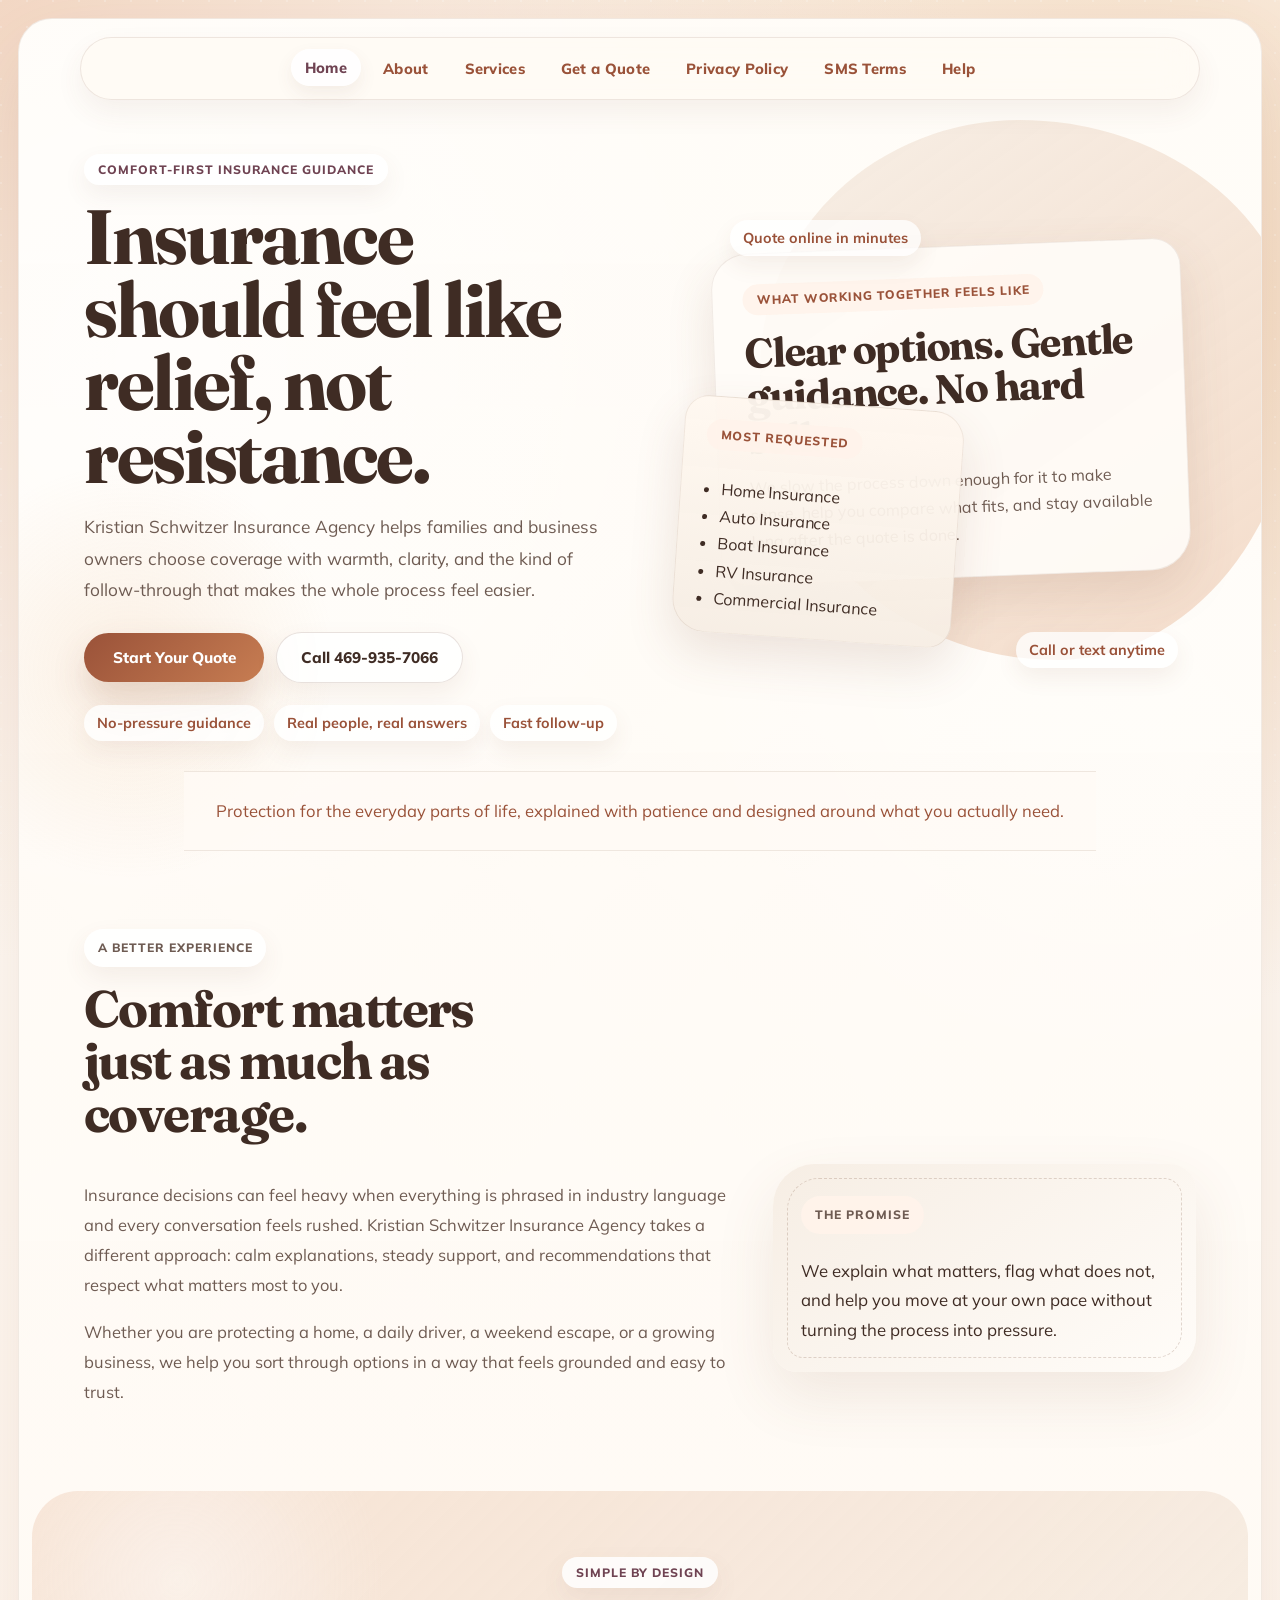
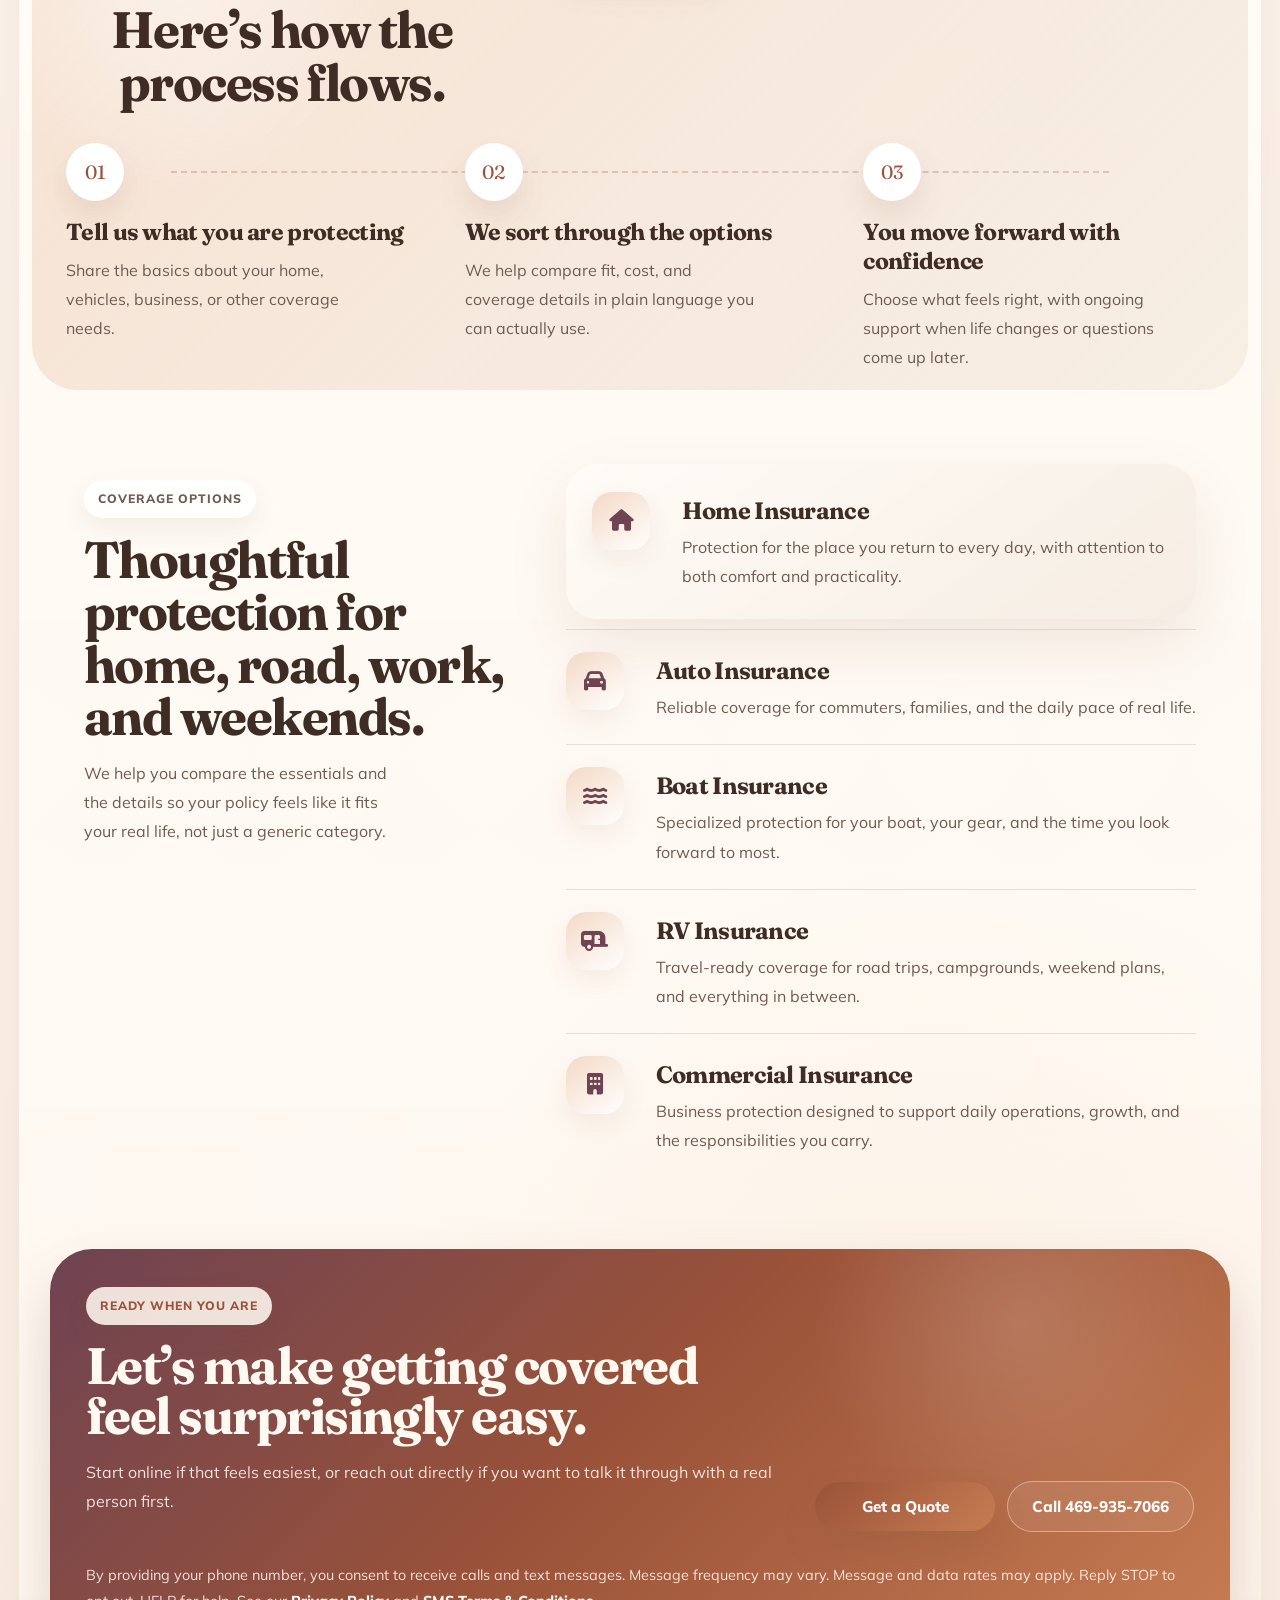
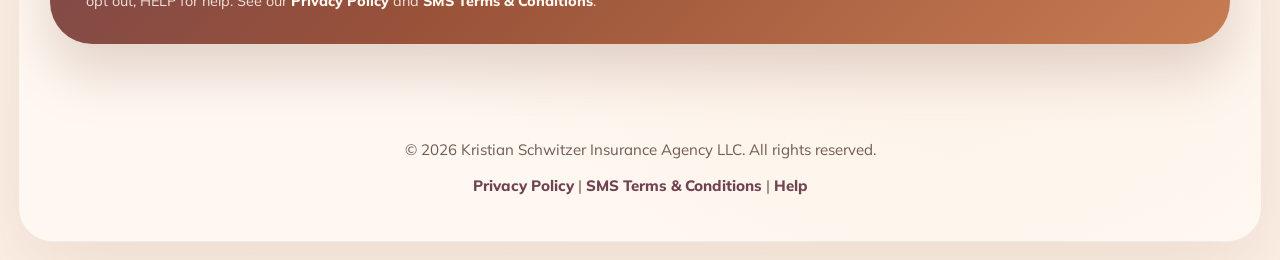
<file: index.html>
<!DOCTYPE html>
<html lang="en">
<head>
  <meta charset="UTF-8" />
  <meta name="viewport" content="width=device-width, initial-scale=1.0" />
  <title>Kristian Schwitzer Insurance Agency | Insurance Services</title>

  <meta name="description" content="Kristian Schwitzer Insurance Agency provides trusted insurance solutions for home, auto, commercial, and specialty coverage." />

  <link rel="stylesheet" href="https://cdnjs.cloudflare.com/ajax/libs/font-awesome/6.4.0/css/all.min.css">
  <link rel="stylesheet" href="styles.css">
</head>

<body>
  <div class="page-wrapper">

    <nav>
      <a href="index.html" class="active">Home</a>
      <a href="#about">About</a>
      <a href="#services">Services</a>
      <a href="quote.html">Get a Quote</a>
      <a href="privacy-policy.html">Privacy Policy</a>
      <a href="sms-terms.html">SMS Terms</a>
      <a href="help.html">Help</a>
    </nav>

    <main>
      <section class="hero hero-clean">
        <div class="hero-copy">
          <p class="hero-kicker">Comfort-first insurance guidance</p>
          <h1>Insurance should feel like relief, not resistance.</h1>
          <p class="hero-lead">
            Kristian Schwitzer Insurance Agency helps families and business owners choose coverage with warmth, clarity,
            and the kind of follow-through that makes the whole process feel easier.
          </p>
          <div class="hero-actions">
            <a class="square-btn" href="quote.html">Start Your Quote</a>
            <a class="outline-btn" href="tel:+14699357066">Call 469-935-7066</a>
          </div>
          <div class="hero-comfort-list" aria-label="Agency benefits">
            <span>No-pressure guidance</span>
            <span>Real people, real answers</span>
            <span>Fast follow-up</span>
          </div>
        </div>

        <div class="hero-scene" aria-label="Coverage highlights">
          <div class="hero-note hero-note-main">
            <p class="note-label">What working together feels like</p>
            <h2>Clear options. Gentle guidance. No hard sell.</h2>
            <p>
              We slow the process down enough for it to make sense, help you compare what fits, and stay available long
              after the quote is done.
            </p>
          </div>

          <div class="hero-note hero-note-side">
            <p class="note-label">Most requested</p>
            <ul class="hero-service-list">
              <li>Home Insurance</li>
              <li>Auto Insurance</li>
              <li>Boat Insurance</li>
              <li>RV Insurance</li>
              <li>Commercial Insurance</li>
            </ul>
          </div>

          <div class="scene-pill scene-pill-one">Call or text anytime</div>
          <div class="scene-pill scene-pill-two">Quote online in minutes</div>
        </div>
      </section>

      <section class="soft-ribbon" aria-label="Welcome message">
        <p>
          Protection for the everyday parts of life, explained with patience and designed around what you actually need.
        </p>
      </section>

      <section id="about" class="story-section importance-section">
        <div class="section-heading">
          <p class="section-kicker">A better experience</p>
          <h2>Comfort matters just as much as coverage.</h2>
        </div>

        <div class="story-layout">
          <div class="story-text">
            <p>
              Insurance decisions can feel heavy when everything is phrased in industry language and every conversation feels rushed.
              Kristian Schwitzer Insurance Agency takes a different approach: calm explanations, steady support, and recommendations that
              respect what matters most to you.
            </p>
            <p>
              Whether you are protecting a home, a daily driver, a weekend escape, or a growing business, we help you sort through options
              in a way that feels grounded and easy to trust.
            </p>
          </div>

          <aside class="story-note" aria-label="Agency promise">
            <p class="note-label">The promise</p>
            <p>
              We explain what matters, flag what does not, and help you move at your own pace without turning the process into pressure.
            </p>
          </aside>
        </div>
      </section>

      <section class="path-section" aria-label="How the process works">
        <div class="section-heading centered-heading">
          <p class="section-kicker">Simple by design</p>
          <h2>Here’s how the process flows.</h2>
        </div>

        <div class="path-track">
          <article class="path-step">
            <span class="step-number">01</span>
            <h3>Tell us what you are protecting</h3>
            <p>Share the basics about your home, vehicles, business, or other coverage needs.</p>
          </article>

          <article class="path-step">
            <span class="step-number">02</span>
            <h3>We sort through the options</h3>
            <p>We help compare fit, cost, and coverage details in plain language you can actually use.</p>
          </article>

          <article class="path-step">
            <span class="step-number">03</span>
            <h3>You move forward with confidence</h3>
            <p>Choose what feels right, with ongoing support when life changes or questions come up later.</p>
          </article>
        </div>
      </section>

      <section id="services" class="services-showcase">
        <div class="services-intro">
          <p class="section-kicker">Coverage options</p>
          <h2>Thoughtful protection for home, road, work, and weekends.</h2>
          <p>
            We help you compare the essentials and the details so your policy feels like it fits your real life, not just a generic category.
          </p>
        </div>

        <div class="services-list">
          <article class="service-item featured-service">
            <div class="service-icon"><i class="fas fa-home"></i></div>
            <div>
              <h3>Home Insurance</h3>
              <p>Protection for the place you return to every day, with attention to both comfort and practicality.</p>
            </div>
          </article>

          <article class="service-item">
            <div class="service-icon"><i class="fas fa-car"></i></div>
            <div>
              <h3>Auto Insurance</h3>
              <p>Reliable coverage for commuters, families, and the daily pace of real life.</p>
            </div>
          </article>

          <article class="service-item">
            <div class="service-icon"><i class="fas fa-water"></i></div>
            <div>
              <h3>Boat Insurance</h3>
              <p>Specialized protection for your boat, your gear, and the time you look forward to most.</p>
            </div>
          </article>

          <article class="service-item">
            <div class="service-icon"><i class="fas fa-caravan"></i></div>
            <div>
              <h3>RV Insurance</h3>
              <p>Travel-ready coverage for road trips, campgrounds, weekend plans, and everything in between.</p>
            </div>
          </article>

          <article class="service-item">
            <div class="service-icon"><i class="fas fa-building"></i></div>
            <div>
              <h3>Commercial Insurance</h3>
              <p>Business protection designed to support daily operations, growth, and the responsibilities you carry.</p>
            </div>
          </article>
        </div>
      </section>

      <section class="warm-cta">
        <div class="cta-copy">
          <p class="section-kicker">Ready when you are</p>
          <h2>Let’s make getting covered feel surprisingly easy.</h2>
          <p>
            Start online if that feels easiest, or reach out directly if you want to talk it through with a real person first.
          </p>
        </div>

        <div class="cta-actions">
          <a class="square-btn" href="quote.html">Get a Quote</a>
          <a class="outline-btn cta-outline" href="tel:+14699357066">Call 469-935-7066</a>
        </div>

        <p class="quote-note">
          By providing your phone number, you consent to receive calls and text messages.
          Message frequency may vary. Message and data rates may apply.
          Reply STOP to opt out, HELP for help.
          See our
          <a href="privacy-policy.html">Privacy Policy</a> and
          <a href="sms-terms.html">SMS Terms &amp; Conditions</a>.
        </p>
      </section>
    </main>

    <footer>
      <p>© <span id="year"></span> Kristian Schwitzer Insurance Agency LLC. All rights reserved.</p>
      <p>
        <a href="privacy-policy.html">Privacy Policy</a> |
        <a href="sms-terms.html">SMS Terms &amp; Conditions</a> |
        <a href="help.html">Help</a>
      </p>
    </footer>

  </div>

  <script>
    document.getElementById("year").textContent = new Date().getFullYear();
  </script>
</body>
</html>
</file>
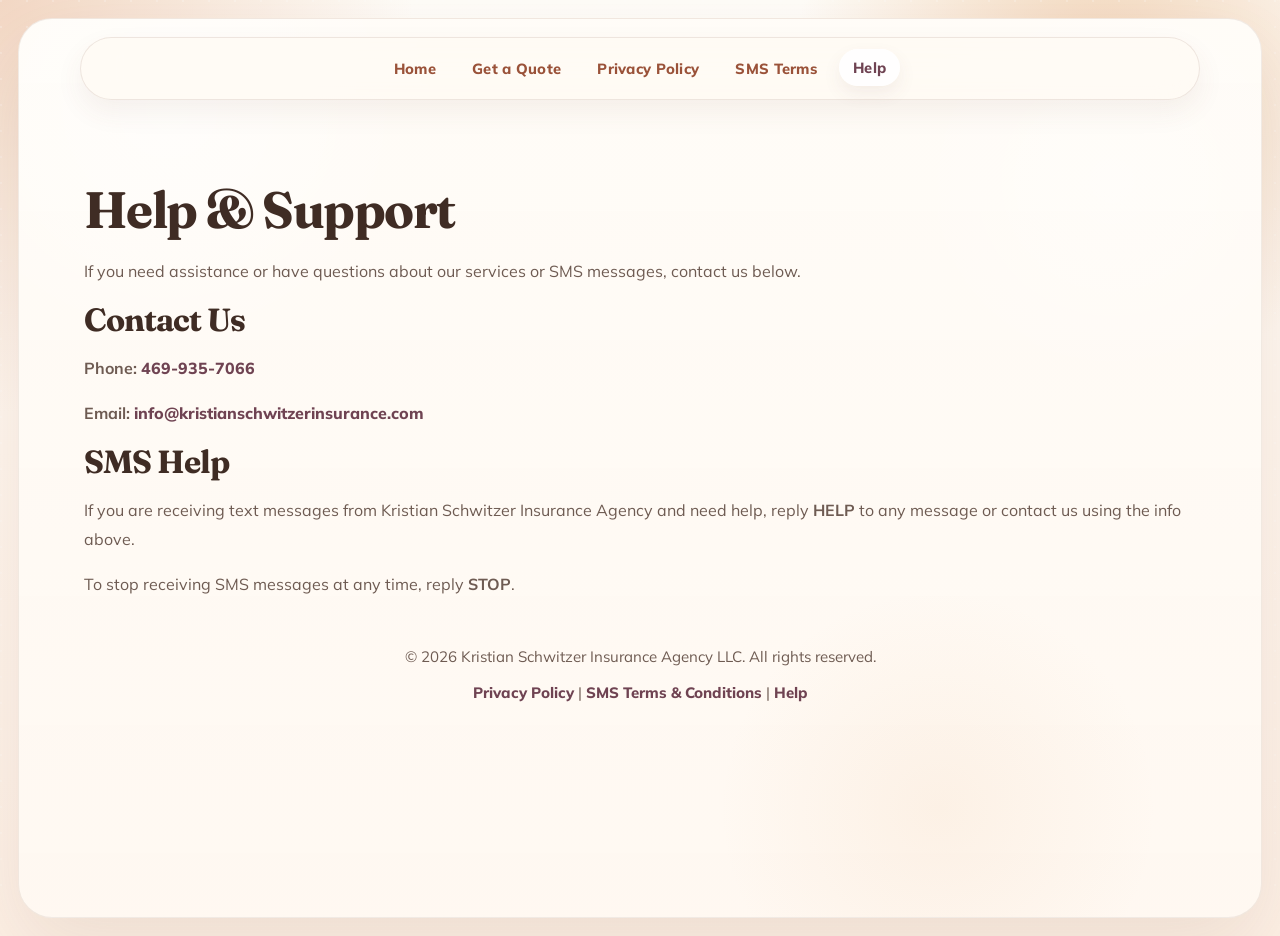
<file: help.html>
<!doctype html>
<html lang="en">
<head>
  <meta charset="utf-8" />
  <meta name="viewport" content="width=device-width, initial-scale=1" />
  <title>Help | Kristian Schwitzer Insurance Agency</title>
  <meta name="description" content="Help and support contact information for Kristian Schwitzer Insurance Agency." />
  <link rel="stylesheet" href="styles.css">
</head>

<body>
  <div class="page-wrapper">

    <nav>
      <a href="index.html">Home</a>
      <a href="quote.html">Get a Quote</a>
      <a href="privacy-policy.html">Privacy Policy</a>
      <a href="sms-terms.html">SMS Terms</a>
      <a href="help.html" class="active">Help</a>
    </nav>

    <main class="importance-section">
      <h1>Help &amp; Support</h1>
      <p>If you need assistance or have questions about our services or SMS messages, contact us below.</p>

      <h2>Contact Us</h2>
      <p><strong>Phone:</strong> <a href="tel:+14699357066">469-935-7066</a></p>
      <p><strong>Email:</strong> <a href="mailto:info@kristianschwitzerinsurance.com">info@kristianschwitzerinsurance.com</a></p>

      <h2>SMS Help</h2>
      <p>If you are receiving text messages from Kristian Schwitzer Insurance Agency and need help, reply <strong>HELP</strong> to any message or contact us using the info above.</p>
      <p>To stop receiving SMS messages at any time, reply <strong>STOP</strong>.</p>
    </main>

    <footer>
      <p>© <span id="year"></span> Kristian Schwitzer Insurance Agency LLC. All rights reserved.</p>
      <p>
        <a href="privacy-policy.html">Privacy Policy</a> |
        <a href="sms-terms.html">SMS Terms &amp; Conditions</a> |
        <a href="help.html">Help</a>
      </p>
    </footer>

  </div>

  <script>
    document.getElementById("year").textContent = new Date().getFullYear();
  </script>
</body>
</html>
</file>
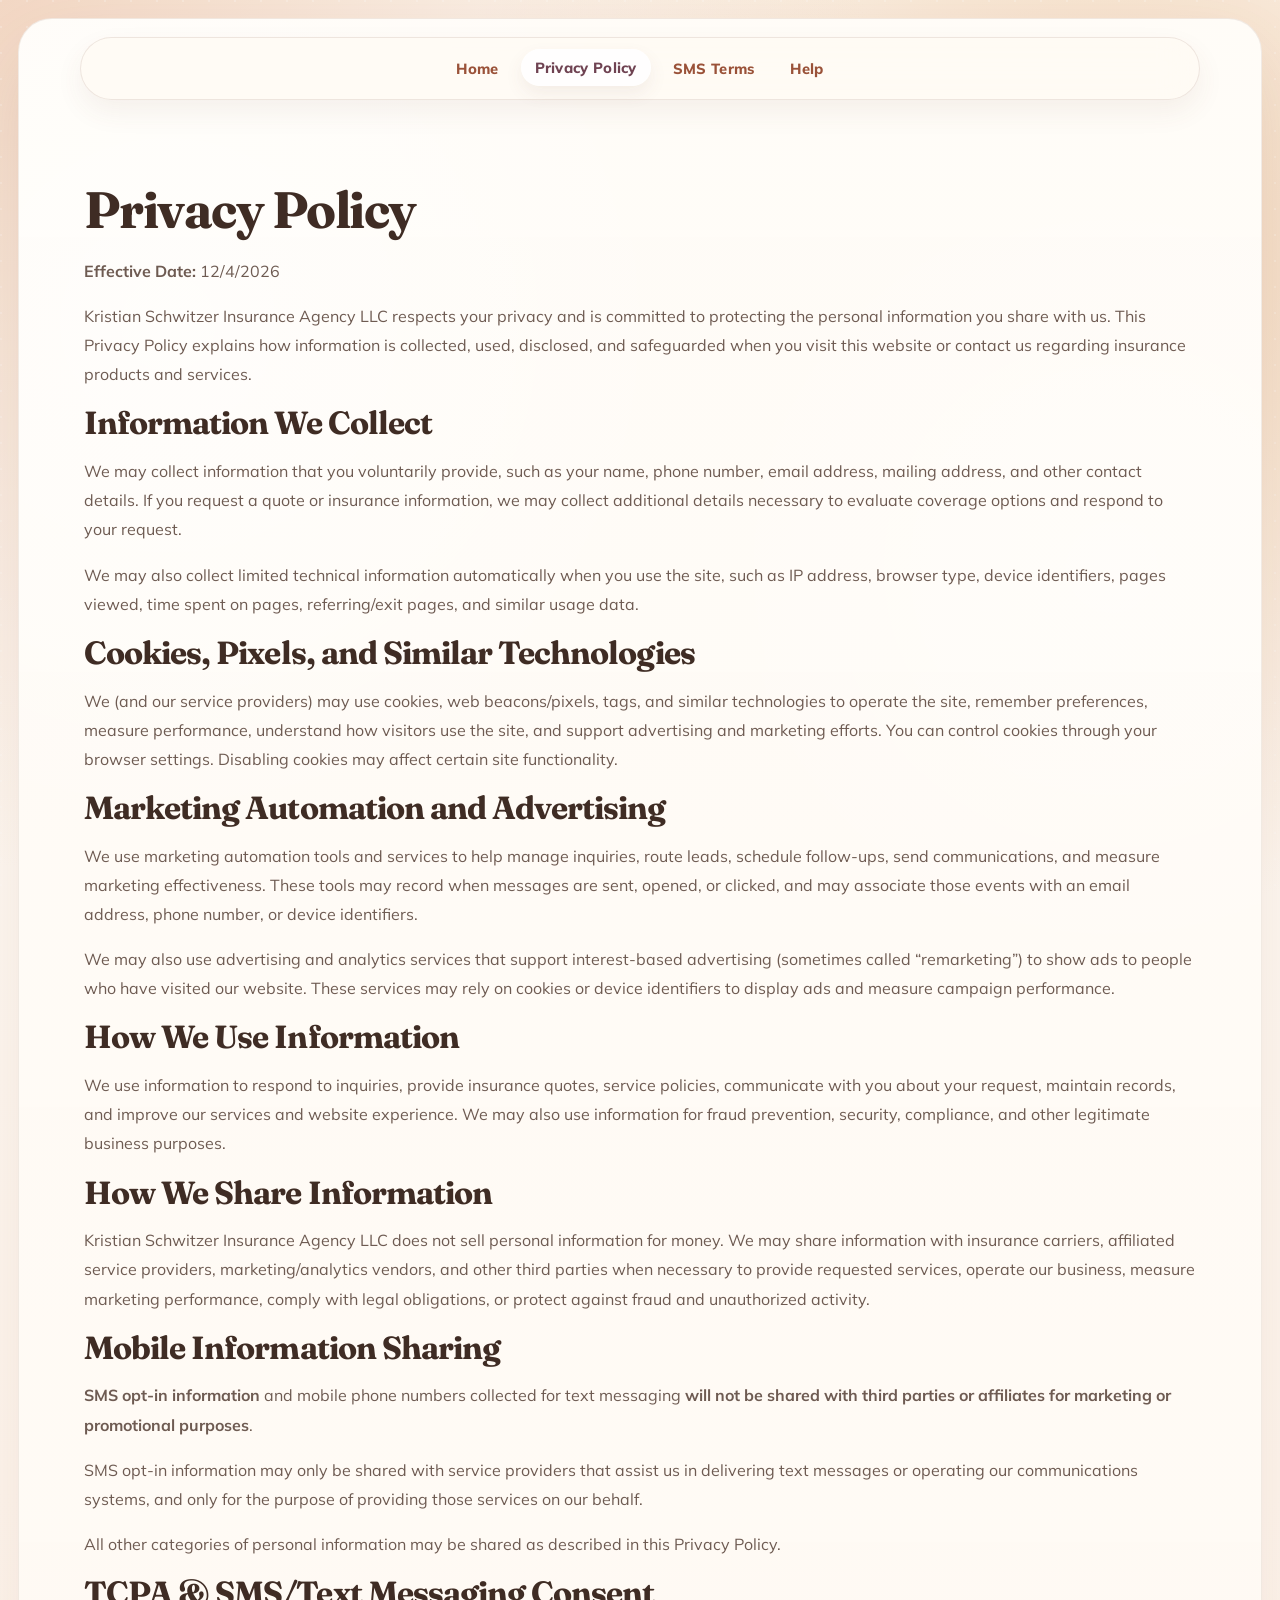
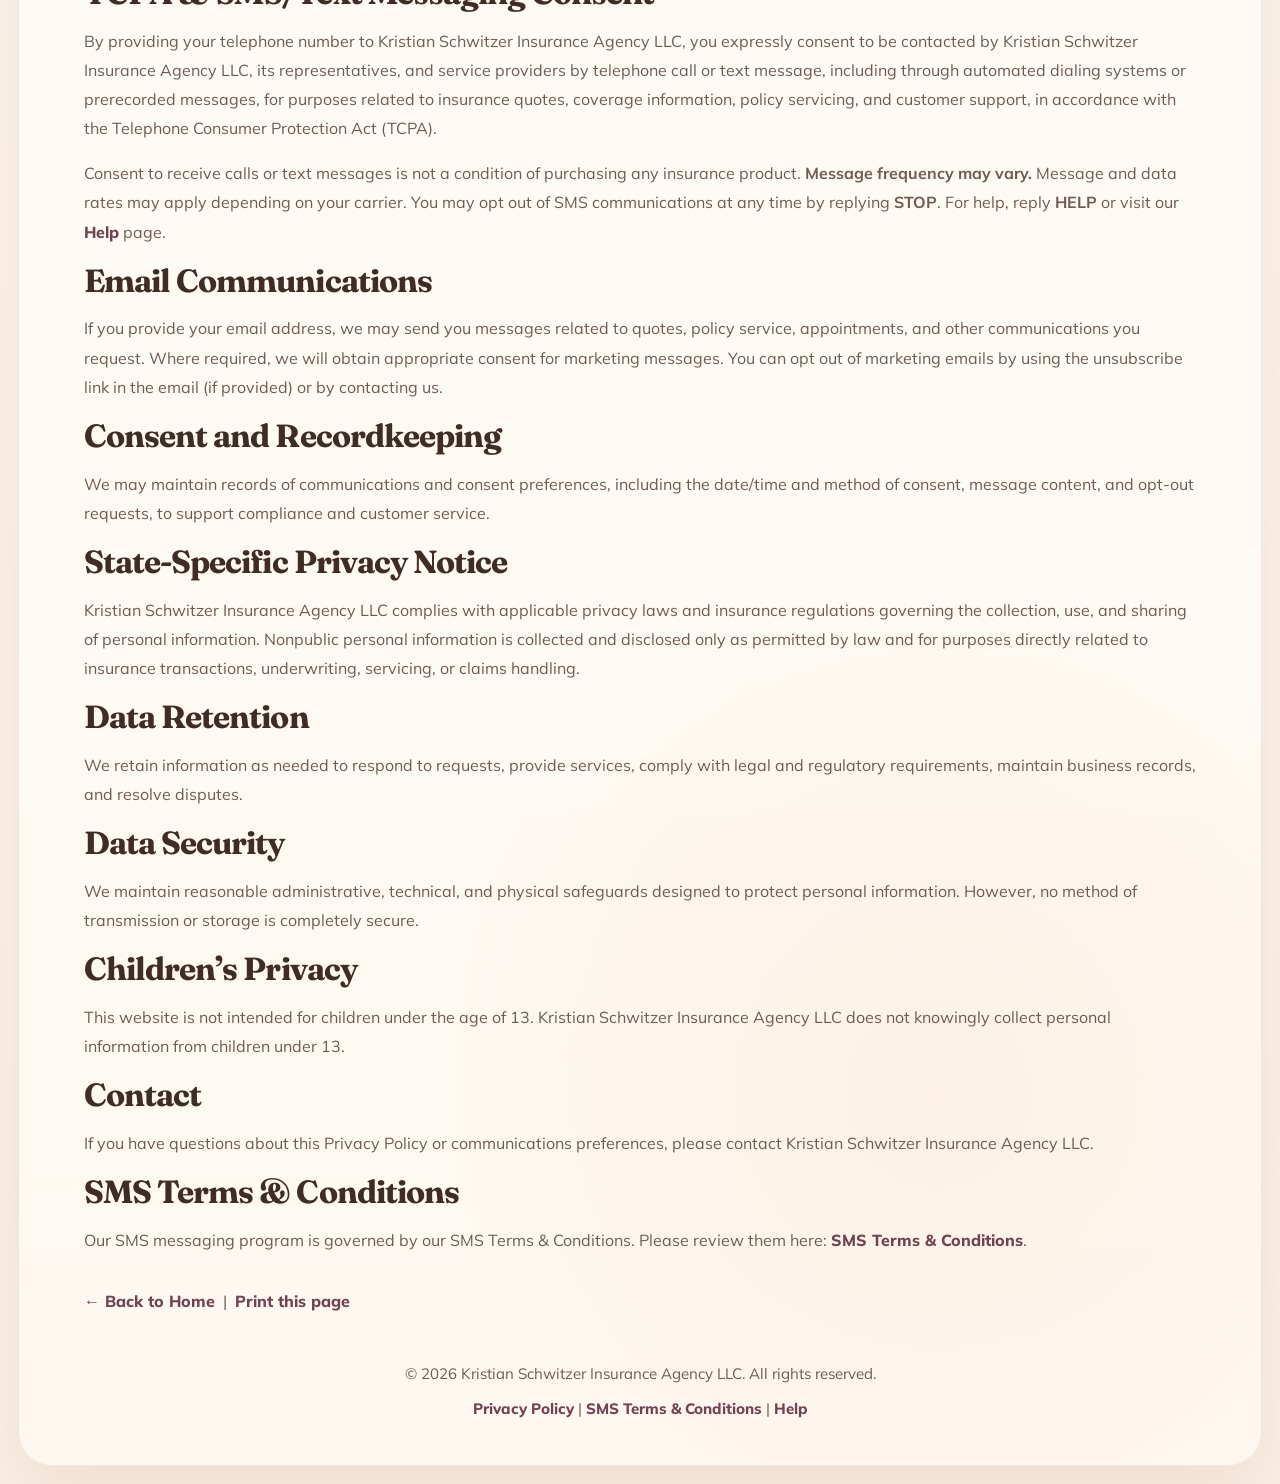
<file: privacy-policy.html>
<!DOCTYPE html>
<html lang="en">
<head>
  <meta charset="UTF-8" />
  <meta name="viewport" content="width=device-width, initial-scale=1.0" />
  <title>Privacy Policy | Kristian Schwitzer Insurance Agency</title>

  <meta name="description" content="Privacy Policy, TCPA/SMS consent, and marketing automation notice for Kristian Schwitzer Insurance Agency." />

  <link rel="stylesheet" href="styles.css">

  <!-- Print-friendly overrides -->
  <style>
    @media print {
      nav, footer, .print-hidden { display: none !important; }
      body { background: #ffffff; }
      .page-wrapper { margin: 0; border: none; border-radius: 0; }
      main { max-width: 100%; padding: 0; }
      h1, h2 { page-break-after: avoid; }
      p { font-size: 12pt; line-height: 1.5; }
    }
  </style>
</head>

<body>
  <div class="page-wrapper">
    <nav class="print-hidden">
      <a href="index.html">Home</a>
      <a href="privacy-policy.html" class="active">Privacy Policy</a>
      <a href="sms-terms.html">SMS Terms</a>
      <a href="help.html">Help</a>
    </nav>

    <main class="importance-section">
      <h1>Privacy Policy</h1>
      <p><strong>Effective Date:</strong> <span id="date"></span></p>

      <p>
        Kristian Schwitzer Insurance Agency LLC respects your privacy and is committed to protecting the personal information you share with us.
        This Privacy Policy explains how information is collected, used, disclosed, and safeguarded when you visit this
        website or contact us regarding insurance products and services.
      </p>

      <h2>Information We Collect</h2>
      <p>
        We may collect information that you voluntarily provide, such as your name, phone number, email address, mailing
        address, and other contact details. If you request a quote or insurance information, we may collect additional
        details necessary to evaluate coverage options and respond to your request.
      </p>
      <p>
        We may also collect limited technical information automatically when you use the site, such as IP address,
        browser type, device identifiers, pages viewed, time spent on pages, referring/exit pages, and similar usage data.
      </p>

      <h2>Cookies, Pixels, and Similar Technologies</h2>
      <p>
        We (and our service providers) may use cookies, web beacons/pixels, tags, and similar technologies to operate
        the site, remember preferences, measure performance, understand how visitors use the site, and support advertising
        and marketing efforts. You can control cookies through your browser settings. Disabling cookies may affect certain
        site functionality.
      </p>

      <h2>Marketing Automation and Advertising</h2>
      <p>
        We use marketing automation tools and services to help manage inquiries, route leads, schedule follow-ups, send
        communications, and measure marketing effectiveness. These tools may record when messages are sent, opened, or
        clicked, and may associate those events with an email address, phone number, or device identifiers.
      </p>
      <p>
        We may also use advertising and analytics services that support interest-based advertising (sometimes called
        “remarketing”) to show ads to people who have visited our website. These services may rely on cookies or device
        identifiers to display ads and measure campaign performance.
      </p>

      <h2>How We Use Information</h2>
      <p>
        We use information to respond to inquiries, provide insurance quotes, service policies, communicate with you about
        your request, maintain records, and improve our services and website experience. We may also use information for
        fraud prevention, security, compliance, and other legitimate business purposes.
      </p>

      <h2>How We Share Information</h2>
      <p>
        Kristian Schwitzer Insurance Agency LLC does not sell personal information for money. We may share information with insurance carriers,
        affiliated service providers, marketing/analytics vendors, and other third parties when necessary to provide
        requested services, operate our business, measure marketing performance, comply with legal obligations, or protect
        against fraud and unauthorized activity.
      </p>

      <!-- REQUIRED DCA 7103 LANGUAGE -->
      <h2>Mobile Information Sharing</h2>
      <p>
        <strong>SMS opt-in information</strong> and mobile phone numbers collected for text messaging
        <strong>will not be shared with third parties or affiliates for marketing or promotional purposes</strong>.
      </p>
      <p>
        SMS opt-in information may only be shared with service providers that assist us in delivering text messages
        or operating our communications systems, and only for the purpose of providing those services on our behalf.
      </p>
      <p>
        All other categories of personal information may be shared as described in this Privacy Policy.
      </p>

      <h2>TCPA &amp; SMS/Text Messaging Consent</h2>
      <p>
        By providing your telephone number to Kristian Schwitzer Insurance Agency LLC, you expressly consent to be contacted by Kristian Schwitzer Insurance Agency LLC, its
        representatives, and service providers by telephone call or text message, including through automated dialing
        systems or prerecorded messages, for purposes related to insurance quotes, coverage information, policy servicing,
        and customer support, in accordance with the Telephone Consumer Protection Act (TCPA).
      </p>
      <p>
        Consent to receive calls or text messages is not a condition of purchasing any insurance product.
        <strong>Message frequency may vary.</strong>
        Message and data rates may apply depending on your carrier.
        You may opt out of SMS communications at any time by replying <strong>STOP</strong>.
        For help, reply <strong>HELP</strong> or visit our <a href="help.html">Help</a> page.
      </p>

      <h2>Email Communications</h2>
      <p>
        If you provide your email address, we may send you messages related to quotes, policy service, appointments,
        and other communications you request. Where required, we will obtain appropriate consent for marketing messages.
        You can opt out of marketing emails by using the unsubscribe link in the email (if provided) or by contacting us.
      </p>

      <h2>Consent and Recordkeeping</h2>
      <p>
        We may maintain records of communications and consent preferences, including the date/time and method of consent,
        message content, and opt-out requests, to support compliance and customer service.
      </p>

      <h2>State-Specific Privacy Notice</h2>
      <p>
        Kristian Schwitzer Insurance Agency LLC complies with applicable privacy laws and insurance
        regulations governing the collection, use, and sharing of personal information. Nonpublic personal information is
        collected and disclosed only as permitted by law and for purposes directly related to insurance transactions,
        underwriting, servicing, or claims handling.
      </p>

      <h2>Data Retention</h2>
      <p>
        We retain information as needed to respond to requests, provide services, comply with legal and regulatory
        requirements, maintain business records, and resolve disputes.
      </p>

      <h2>Data Security</h2>
      <p>
        We maintain reasonable administrative, technical, and physical safeguards designed to protect personal information.
        However, no method of transmission or storage is completely secure.
      </p>

      <h2>Children’s Privacy</h2>
      <p>
        This website is not intended for children under the age of 13.
        Kristian Schwitzer Insurance Agency LLC does not knowingly collect personal information from children under 13.
      </p>

      <h2>Contact</h2>
      <p>
        If you have questions about this Privacy Policy or communications preferences, please contact Kristian Schwitzer Insurance Agency LLC.
      </p>

      <h2>SMS Terms &amp; Conditions</h2>
      <p>
        Our SMS messaging program is governed by our SMS Terms &amp; Conditions.
        Please review them here:
        <a href="sms-terms.html">SMS Terms &amp; Conditions</a>.
      </p>

      <p class="print-hidden" style="margin-top: 2rem;">
        <a href="index.html">← Back to Home</a>
        &nbsp;|&nbsp;
        <a href="#" onclick="window.print(); return false;">Print this page</a>
      </p>
    </main>

    <footer class="print-hidden">
      <p>© <span id="year"></span> Kristian Schwitzer Insurance Agency LLC. All rights reserved.</p>
      <p>
        <a href="privacy-policy.html">Privacy Policy</a> |
        <a href="sms-terms.html">SMS Terms &amp; Conditions</a> |
        <a href="help.html">Help</a>
      </p>
    </footer>
  </div>

  <script>
    document.getElementById("year").textContent = new Date().getFullYear();
    document.getElementById("date").textContent = new Date().toLocaleDateString();
  </script>
</body>
</html>
</file>
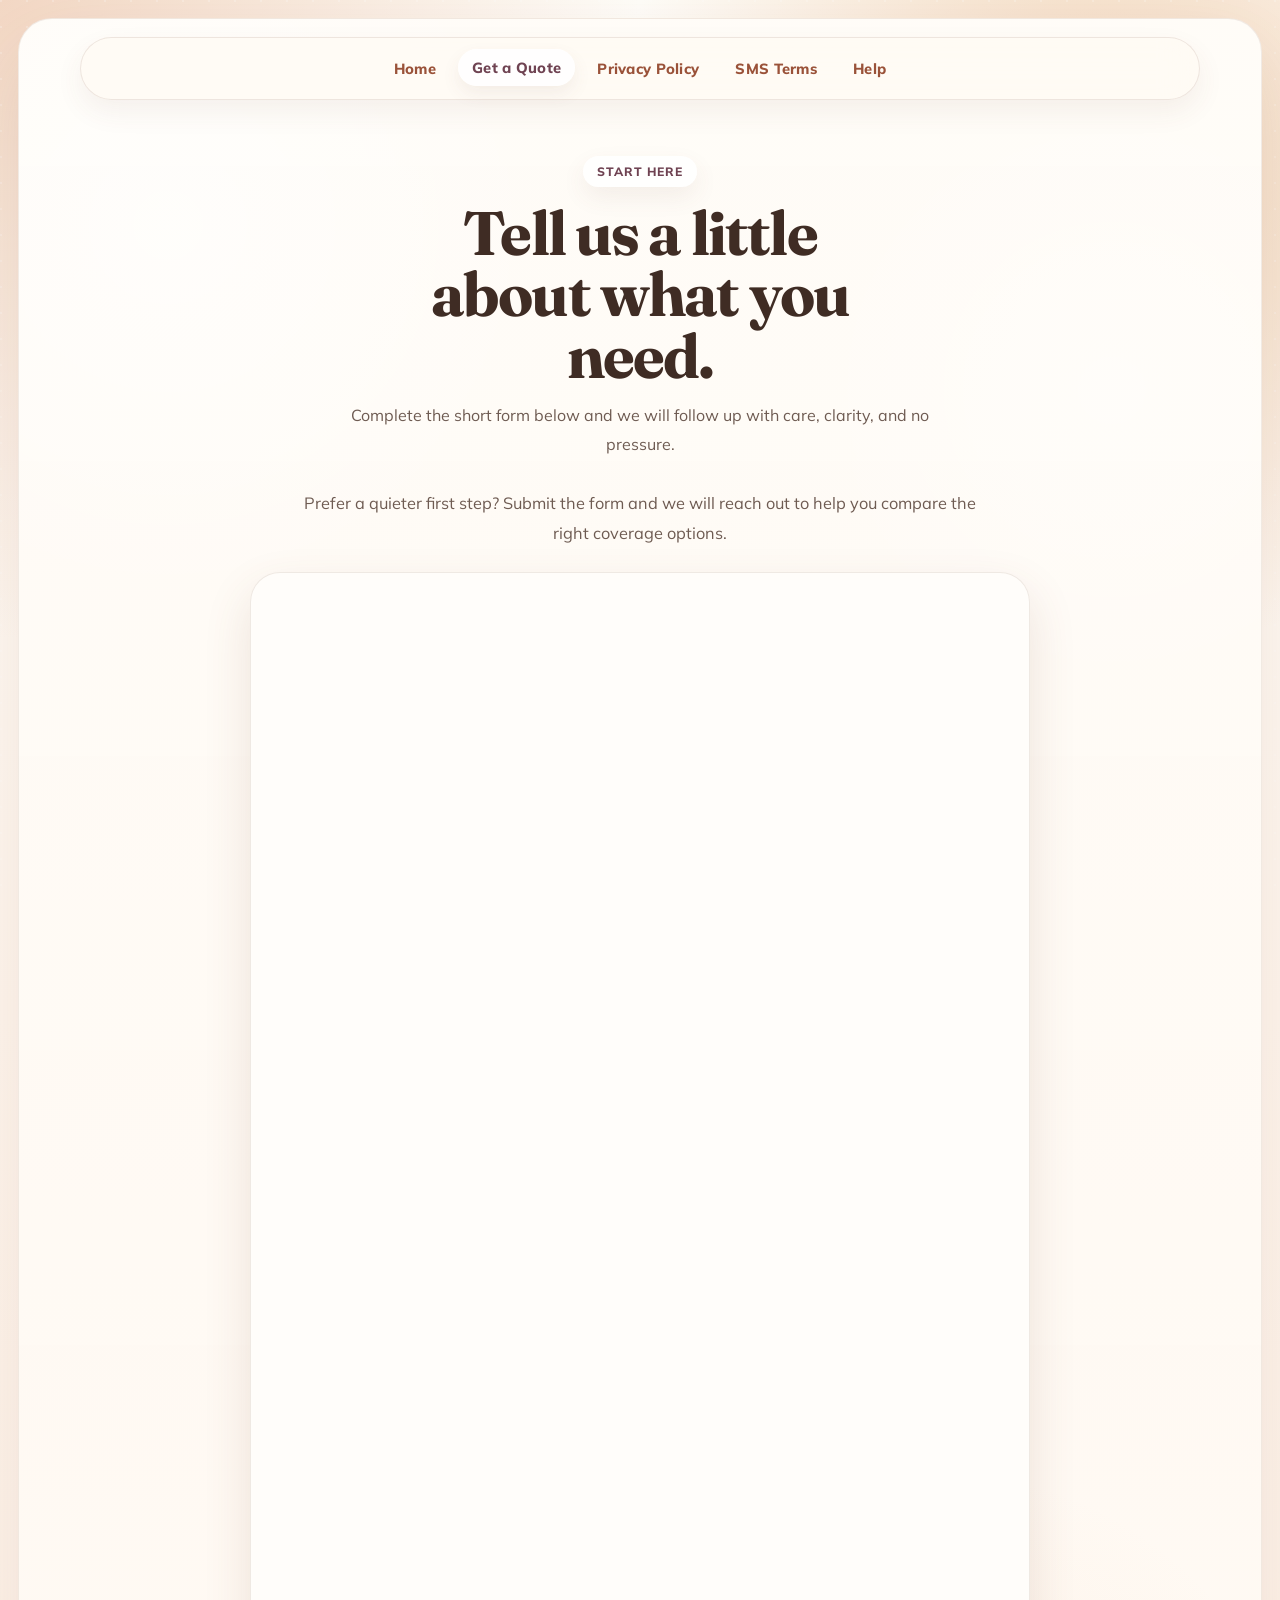
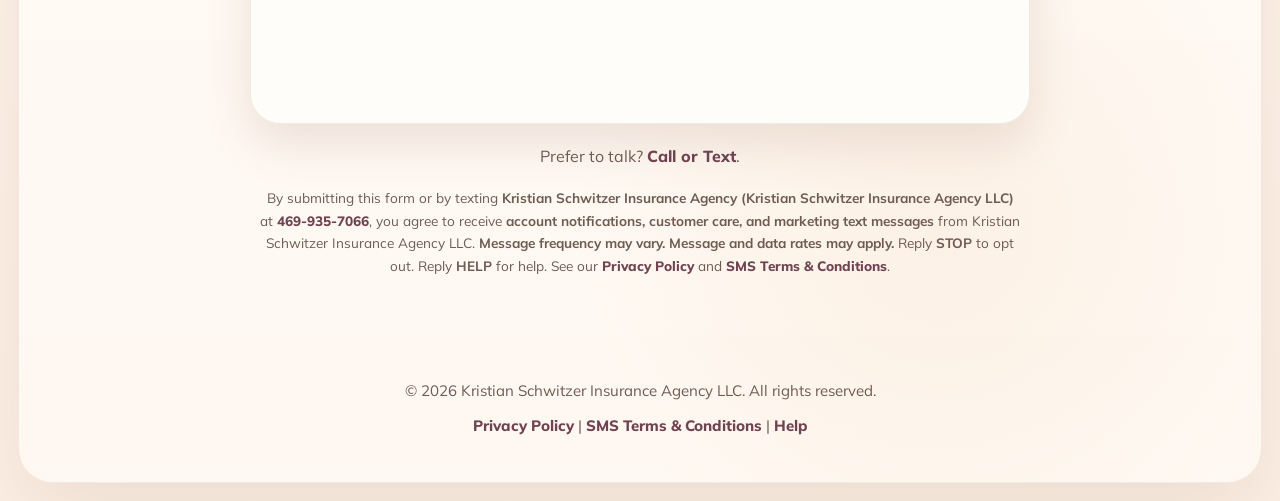
<file: quote.html>
<!DOCTYPE html>
<html lang="en">
<head>
  <meta charset="UTF-8" />
  <meta name="viewport" content="width=device-width, initial-scale=1.0" />
  <title>Get a Quote | Kristian Schwitzer Insurance Agency</title>

  <meta name="description" content="Request an insurance quote from Kristian Schwitzer Insurance Agency." />

  <link rel="stylesheet" href="styles.css">
</head>

<body>
  <div class="page-wrapper">

    <!-- NAVIGATION -->
    <nav>
      <a href="index.html">Home</a>
      <a href="quote.html" class="active">Get a Quote</a>
      <a href="privacy-policy.html">Privacy Policy</a>
      <a href="sms-terms.html">SMS Terms</a>
      <a href="help.html">Help</a>
    </nav>

    <!-- BLUE TITLE BAR -->
    <section class="quote-header">
      <p class="section-kicker">Start here</p>
      <h1>Tell us a little about what you need.</h1>
      <p class="quote-header-copy">Complete the short form below and we will follow up with care, clarity, and no pressure.</p>
    </section>

    <!-- MAIN CONTENT -->
    <main class="quote-embed-section">
      <p class="quote-subtext">
        Prefer a quieter first step? Submit the form and we will reach out to help you compare the right coverage options.
      </p>

      <!-- SINGLE EMBED -->
      <div class="form-embed centered">
        <iframe
          src="https://form.jotform.com/260505119184049"
          title="Kristian Schwitzer Insurance Agency Intake Form"
          allow="geolocation; microphone; camera"
          frameborder="0"
          scrolling="yes"
        ></iframe>
      </div>

      <p class="quote-help">
        Prefer to talk?
        <a href="tel:+14699357066">Call or Text</a>.
      </p>

      <!-- DCA 806–COMPLIANT TCPA / SMS CTA -->
      <p class="quote-disclaimer">
        By submitting this form or by texting <strong>Kristian Schwitzer Insurance Agency (Kristian Schwitzer Insurance Agency LLC)</strong> at
        <a href="tel:+14699357066">469-935-7066</a>, you agree to receive
        <strong>account notifications, customer care, and marketing text messages</strong>
        from Kristian Schwitzer Insurance Agency LLC.
        <strong>Message frequency may vary.</strong>
        <strong>Message and data rates may apply.</strong>
        Reply <strong>STOP</strong> to opt out.
        Reply <strong>HELP</strong> for help.
        See our
        <a href="privacy-policy.html">Privacy Policy</a>
        and
        <a href="sms-terms.html">SMS Terms &amp; Conditions</a>.
      </p>
    </main>

    <!-- FOOTER -->
    <footer>
      <p>© <span id="year"></span> Kristian Schwitzer Insurance Agency LLC. All rights reserved.</p>
      <p>
        <a href="privacy-policy.html">Privacy Policy</a> |
        <a href="sms-terms.html">SMS Terms &amp; Conditions</a> |
        <a href="help.html">Help</a>
      </p>
    </footer>

  </div>

  <script>
    document.getElementById("year").textContent = new Date().getFullYear();
  </script>
</body>
</html>
</file>
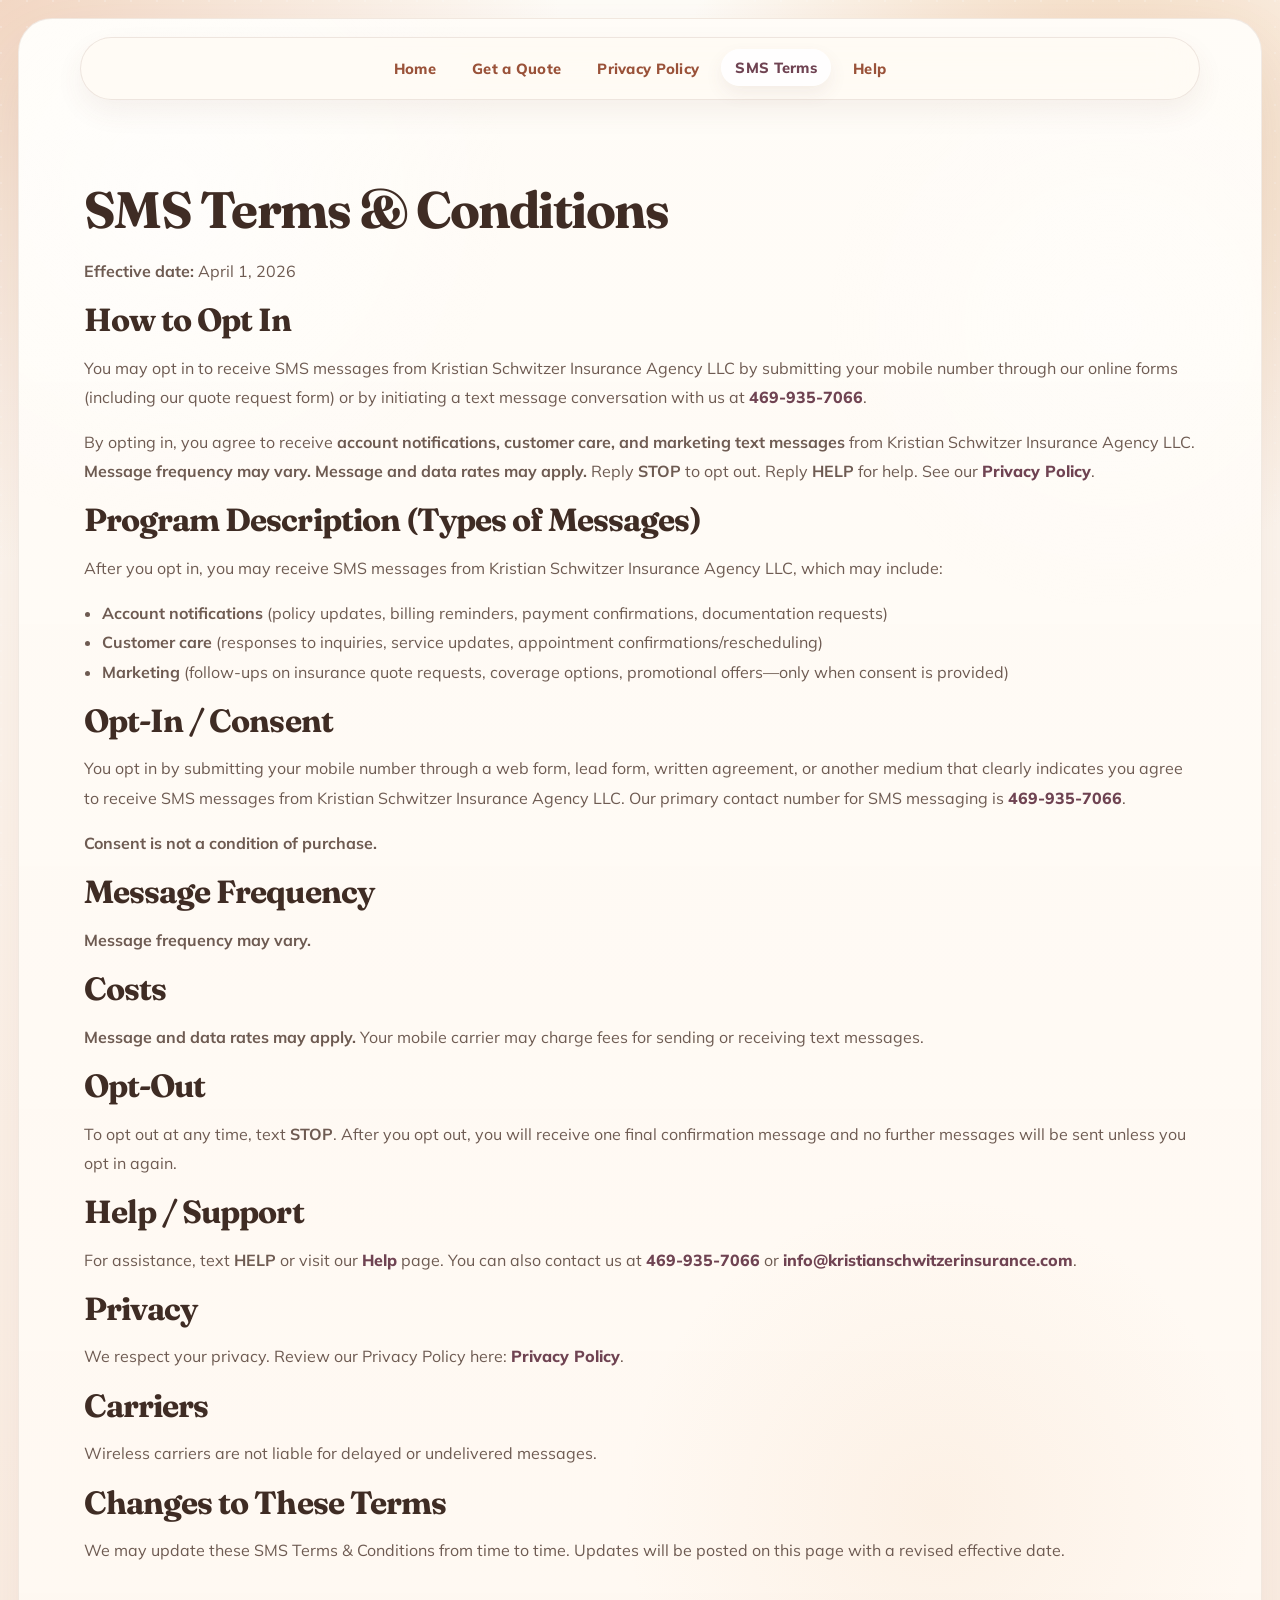
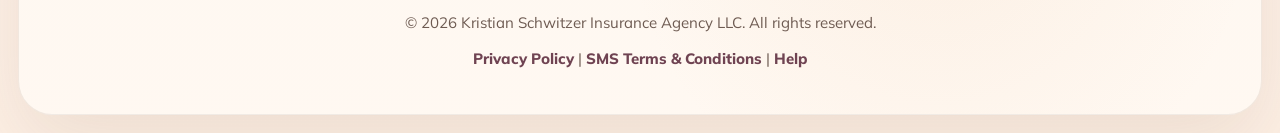
<file: sms-terms.html>
<!doctype html>
<html lang="en">
<head>
  <meta charset="utf-8" />
  <meta name="viewport" content="width=device-width, initial-scale=1" />
  <title>SMS Terms &amp; Conditions | Kristian Schwitzer Insurance Agency</title>
  <meta name="description" content="SMS Terms & Conditions for Kristian Schwitzer Insurance Agency text messaging program." />
  <link rel="stylesheet" href="styles.css">
</head>

<body>
  <div class="page-wrapper">

    <nav>
      <a href="index.html">Home</a>
      <a href="quote.html">Get a Quote</a>
      <a href="privacy-policy.html">Privacy Policy</a>
      <a href="sms-terms.html" class="active">SMS Terms</a>
      <a href="help.html">Help</a>
    </nav>

    <main class="importance-section">
      <h1>SMS Terms &amp; Conditions</h1>
      <p><strong>Effective date:</strong> April 1, 2026</p>

      <h2>How to Opt In</h2>
      <p>
        You may opt in to receive SMS messages from Kristian Schwitzer Insurance Agency LLC by submitting your mobile number through our online forms
        (including our quote request form) or by initiating a text message conversation with us at
        <a href="tel:+14699357066">469-935-7066</a>.
      </p>
      <p>
        By opting in, you agree to receive <strong>account notifications, customer care, and marketing text messages</strong>
        from Kristian Schwitzer Insurance Agency LLC. <strong>Message frequency may vary.</strong> <strong>Message and data rates may apply.</strong>
        Reply <strong>STOP</strong> to opt out. Reply <strong>HELP</strong> for help.
        See our <a href="privacy-policy.html">Privacy Policy</a>.
      </p>

      <h2>Program Description (Types of Messages)</h2>
      <p>After you opt in, you may receive SMS messages from Kristian Schwitzer Insurance Agency LLC, which may include:</p>
      <ul>
        <li><strong>Account notifications</strong> (policy updates, billing reminders, payment confirmations, documentation requests)</li>
        <li><strong>Customer care</strong> (responses to inquiries, service updates, appointment confirmations/rescheduling)</li>
        <li><strong>Marketing</strong> (follow-ups on insurance quote requests, coverage options, promotional offers—only when consent is provided)</li>
      </ul>

      <h2>Opt-In / Consent</h2>
      <p>
        You opt in by submitting your mobile number through a web form, lead form, written agreement, or another medium that clearly indicates
        you agree to receive SMS messages from Kristian Schwitzer Insurance Agency LLC. Our primary contact number for SMS messaging is
        <a href="tel:+14699357066">469-935-7066</a>.
      </p>
      <p><strong>Consent is not a condition of purchase.</strong></p>

      <h2>Message Frequency</h2>
      <p><strong>Message frequency may vary.</strong></p>

      <h2>Costs</h2>
      <p><strong>Message and data rates may apply.</strong> Your mobile carrier may charge fees for sending or receiving text messages.</p>

      <h2>Opt-Out</h2>
      <p>
        To opt out at any time, text <strong>STOP</strong>. After you opt out, you will receive one final confirmation message and no further messages
        will be sent unless you opt in again.
      </p>

      <h2>Help / Support</h2>
      <p>
        For assistance, text <strong>HELP</strong> or visit our <a href="help.html">Help</a> page.
        You can also contact us at <a href="tel:+14699357066">469-935-7066</a> or
        <a href="mailto:info@kristianschwitzerinsurance.com">info@kristianschwitzerinsurance.com</a>.
      </p>

      <h2>Privacy</h2>
      <p>
        We respect your privacy. Review our Privacy Policy here:
        <a href="privacy-policy.html">Privacy Policy</a>.
      </p>

      <h2>Carriers</h2>
      <p>Wireless carriers are not liable for delayed or undelivered messages.</p>

      <h2>Changes to These Terms</h2>
      <p>We may update these SMS Terms &amp; Conditions from time to time. Updates will be posted on this page with a revised effective date.</p>
    </main>

    <footer>
      <p>© <span id="year"></span> Kristian Schwitzer Insurance Agency LLC. All rights reserved.</p>
      <p>
        <a href="privacy-policy.html">Privacy Policy</a> |
        <a href="sms-terms.html">SMS Terms &amp; Conditions</a> |
        <a href="help.html">Help</a>
      </p>
    </footer>

  </div>

  <script>
    document.getElementById("year").textContent = new Date().getFullYear();
  </script>
</body>
</html>
</file>
<file: styles.css>
@import url('https://fonts.googleapis.com/css2?family=Fraunces:opsz,wght@9..144,600;9..144,700&family=Mulish:wght@400;500;700;800&display=swap');

:root {
  --cream: #fff9f2;
  --oat: #f6ede3;
  --peach: #f2d4bf;
  --apricot: #e9b687;
  --caramel: #c77d52;
  --rust: #9a5239;
  --plum: #6f4352;
  --moss: #879879;
  --ink: #3f2c24;
  --muted: #6e5b52;
  --line: rgba(95, 63, 48, 0.14);
  --white: #ffffff;
  --shadow-soft: 0 24px 60px rgba(125, 79, 56, 0.11);
  --shadow-card: 0 20px 48px rgba(125, 79, 56, 0.14);
}

* {
  box-sizing: border-box;
}

html {
  scroll-behavior: smooth;
}

body {
  margin: 0;
  color: var(--ink);
  font-family: 'Mulish', sans-serif;
  background:
    radial-gradient(circle at top left, rgba(242, 212, 191, 0.9), transparent 26%),
    radial-gradient(circle at 86% 8%, rgba(233, 182, 135, 0.55), transparent 22%),
    linear-gradient(180deg, #fffdf9 0%, #fff6ee 48%, #fdf0e5 100%);
}

body::before {
  content: '';
  position: fixed;
  inset: 0;
  pointer-events: none;
  opacity: 0.28;
  background-image:
    radial-gradient(circle at 1px 1px, rgba(255, 255, 255, 0.8) 1px, transparent 0);
  background-size: 26px 26px;
}

.page-wrapper {
  min-height: 100vh;
  margin: 18px;
  padding-bottom: 8px;
  border-radius: 34px;
  background:
    linear-gradient(180deg, rgba(255, 252, 247, 0.94), rgba(255, 248, 241, 0.97)),
    var(--white);
  border: 1px solid rgba(120, 80, 61, 0.1);
  box-shadow: 0 30px 80px rgba(123, 79, 57, 0.12);
  overflow: hidden;
  position: relative;
}

.page-wrapper::before {
  content: '';
  position: absolute;
  inset: 0;
  pointer-events: none;
  background:
    radial-gradient(circle at 12% 10%, rgba(255, 255, 255, 0.55), transparent 18%),
    radial-gradient(circle at 88% 18%, rgba(255, 255, 255, 0.35), transparent 16%),
    radial-gradient(circle at 74% 88%, rgba(233, 182, 135, 0.12), transparent 18%);
}

nav {
  width: min(1120px, calc(100% - 28px));
  margin: 18px auto 0;
  padding: 12px 16px;
  display: flex;
  flex-wrap: wrap;
  align-items: center;
  justify-content: center;
  gap: 8px;
  background: rgba(255, 250, 244, 0.78);
  border: 1px solid rgba(118, 76, 57, 0.12);
  border-radius: 999px;
  backdrop-filter: blur(18px);
  position: relative;
  z-index: 10;
  box-shadow: 0 12px 28px rgba(119, 76, 57, 0.07);
}

nav a {
  color: var(--rust);
  text-decoration: none;
  font-size: 0.92rem;
  font-weight: 800;
  letter-spacing: 0.02em;
  padding: 9px 14px;
  border-radius: 999px;
  transition: background-color 0.2s ease, color 0.2s ease, transform 0.2s ease, box-shadow 0.2s ease;
}

nav a:hover,
nav a.active {
  color: var(--plum);
  background: rgba(255, 255, 255, 0.92);
  box-shadow: 0 8px 18px rgba(120, 78, 60, 0.08);
  transform: translateY(-1px);
}

main {
  position: relative;
  z-index: 1;
}

.hero,
.soft-ribbon,
.story-section,
.path-section,
.services-showcase,
.warm-cta,
.quote-header,
.quote-embed-section,
.importance-section,
footer {
  animation: fade-rise 0.7s ease both;
}

.hero {
  max-width: 1180px;
  margin: 0 auto;
  padding: 54px 34px 20px;
  display: grid;
  grid-template-columns: minmax(0, 1.02fr) minmax(320px, 0.98fr);
  gap: 38px;
  align-items: center;
  position: relative;
}

.hero::before {
  content: '';
  position: absolute;
  width: min(540px, 48vw);
  height: min(540px, 48vw);
  right: -70px;
  top: 20px;
  border-radius: 48% 52% 45% 55% / 46% 44% 56% 54%;
  background: linear-gradient(145deg, rgba(246, 237, 227, 0.95), rgba(242, 212, 191, 0.8));
  z-index: 0;
}

.hero::after {
  content: '';
  position: absolute;
  width: min(420px, 38vw);
  height: min(420px, 38vw);
  left: -130px;
  bottom: -120px;
  border-radius: 50%;
  background: radial-gradient(circle, rgba(233, 182, 135, 0.18), transparent 70%);
  z-index: 0;
}

.hero-copy,
.hero-scene {
  position: relative;
  z-index: 1;
}

.hero-kicker,
.section-kicker,
.note-label {
  display: inline-flex;
  align-items: center;
  gap: 8px;
  margin: 0 0 16px;
  padding: 8px 14px;
  border-radius: 999px;
  font-size: 0.76rem;
  font-weight: 800;
  letter-spacing: 0.08em;
  text-transform: uppercase;
}

.hero-kicker,
.section-kicker {
  color: var(--plum);
  background: rgba(255, 255, 255, 0.84);
  box-shadow: 0 10px 24px rgba(121, 79, 60, 0.08);
}

.note-label {
  color: var(--rust);
  background: rgba(255, 244, 235, 0.92);
}

.hero h1,
.quote-header h1,
.importance-section h1,
.importance-section h2,
.path-section h2,
.services-intro h2,
.warm-cta h2,
.hero-note h2,
.path-step h3,
.service-item h3 {
  font-family: 'Fraunces', serif;
  letter-spacing: -0.03em;
}

.hero h1 {
  margin: 0;
  max-width: 10ch;
  font-size: clamp(3.1rem, 6vw, 5.4rem);
  line-height: 0.95;
  color: var(--ink);
}

.hero-lead {
  max-width: 620px;
  margin: 18px 0 0;
  font-size: 1.08rem;
  line-height: 1.84;
  color: var(--muted);
}

.hero-actions,
.cta-actions {
  margin-top: 26px;
  display: flex;
  flex-wrap: wrap;
  gap: 12px;
  align-items: center;
}

.square-btn,
.outline-btn {
  display: inline-flex;
  align-items: center;
  justify-content: center;
  min-width: 180px;
  padding: 15px 24px;
  border-radius: 999px;
  text-decoration: none;
  font-size: 0.96rem;
  font-weight: 800;
  transition: transform 0.22s ease, box-shadow 0.22s ease, background-color 0.22s ease, color 0.22s ease, border-color 0.22s ease;
}

.square-btn {
  color: var(--white);
  background: linear-gradient(135deg, var(--rust), var(--caramel));
  box-shadow: 0 18px 34px rgba(138, 83, 56, 0.2);
}

.square-btn:hover,
.outline-btn:hover {
  transform: translateY(-2px);
}

.outline-btn {
  color: var(--ink);
  border: 1px solid rgba(112, 72, 54, 0.16);
  background: rgba(255, 255, 255, 0.78);
  box-shadow: 0 10px 24px rgba(125, 79, 56, 0.08);
}

.square-btn:hover {
  box-shadow: 0 22px 38px rgba(138, 83, 56, 0.24);
}

.outline-btn:hover {
  background: rgba(255, 255, 255, 0.94);
  box-shadow: 0 14px 28px rgba(125, 79, 56, 0.12);
}

.hero-comfort-list {
  margin-top: 22px;
  display: flex;
  flex-wrap: wrap;
  gap: 10px;
}

.hero-comfort-list span,
.scene-pill {
  display: inline-flex;
  align-items: center;
  padding: 9px 13px;
  border-radius: 999px;
  font-size: 0.9rem;
  font-weight: 700;
  background: rgba(255, 255, 255, 0.76);
  color: var(--rust);
  box-shadow: 0 10px 22px rgba(125, 79, 56, 0.08);
}

.hero-scene {
  min-height: 440px;
}

.hero-note {
  max-width: 100%;
  background: rgba(255, 252, 248, 0.92);
  border: 1px solid rgba(122, 82, 60, 0.1);
  box-shadow: var(--shadow-card);
}

.hero-note-main {
  width: min(100%, 470px);
  padding: 30px 30px 28px;
  border-radius: 36px 28px 40px 28px;
  position: absolute;
  right: 10px;
  top: 18px;
  transform: rotate(-2.2deg);
}

.hero-note-main h2 {
  margin: 0;
  font-size: clamp(1.8rem, 3.2vw, 2.6rem);
  line-height: 1.05;
  color: var(--ink);
}

.hero-note-main p:last-child {
  margin: 14px 0 0;
  color: var(--muted);
  line-height: 1.7;
}

.hero-note-side {
  width: min(100%, 280px);
  padding: 22px 22px 20px;
  border-radius: 24px 30px 24px 34px;
  position: absolute;
  left: 8px;
  bottom: 28px;
  transform: rotate(4deg);
  background: linear-gradient(180deg, rgba(255, 248, 240, 0.96), rgba(246, 237, 227, 0.94));
}

.hero-service-list {
  margin: 10px 0 0;
  padding-left: 18px;
  color: var(--ink);
  line-height: 1.7;
}

.scene-pill {
  position: absolute;
  z-index: 2;
}

.scene-pill-one {
  right: 18px;
  bottom: 0;
}

.scene-pill-two {
  left: 60px;
  top: -8px;
}

.soft-ribbon {
  max-width: 980px;
  margin: 10px auto 0;
  padding: 0 34px;
  position: relative;
}

.soft-ribbon p {
  margin: 0;
  padding: 24px 28px;
  text-align: center;
  color: var(--rust);
  font-size: 1.04rem;
  line-height: 1.8;
  background: rgba(255, 251, 246, 0.8);
  border-top: 1px solid rgba(122, 82, 60, 0.12);
  border-bottom: 1px solid rgba(122, 82, 60, 0.12);
}

.importance-section,
.story-section {
  max-width: 1180px;
  margin: 0 auto;
  padding: 78px 34px 0;
}

.section-heading {
  margin-bottom: 24px;
}

.centered-heading {
  text-align: center;
}

.centered-heading h2 {
  margin-left: auto;
  margin-right: auto;
}

.importance-section h1,
.importance-section h2,
.path-section h2,
.services-intro h2,
.warm-cta h2,
.quote-header h1 {
  margin: 0;
  color: var(--ink);
}

.importance-section h1 {
  font-size: clamp(2.2rem, 4vw, 3.4rem);
}

.importance-section h2 {
  font-size: clamp(1.55rem, 2.6vw, 2rem);
  line-height: 1.12;
}

.story-section h2,
.services-intro h2,
.path-section h2 {
  font-size: clamp(2rem, 4vw, 3.3rem);
  line-height: 1.02;
  max-width: 13ch;
}

.importance-section p,
.importance-section li,
.services-intro p,
.service-item p,
.quote-subtext,
.quote-help,
footer,
.path-step p,
.warm-cta p {
  color: var(--muted);
  line-height: 1.82;
}

.importance-section ul {
  padding-left: 18px;
}

.story-layout {
  display: grid;
  grid-template-columns: minmax(0, 1.1fr) minmax(280px, 0.72fr);
  gap: 44px;
  align-items: start;
}

.story-text {
  max-width: 720px;
  font-size: 1.03rem;
}

.story-note {
  position: relative;
  padding: 32px 28px 28px;
  border-radius: 42px 26px 36px 24px;
  background: linear-gradient(145deg, rgba(246, 237, 227, 0.96), rgba(255, 252, 248, 0.96));
  box-shadow: var(--shadow-soft);
}

.story-note::before {
  content: '';
  position: absolute;
  inset: 14px;
  border-radius: 32px 18px 26px 16px;
  border: 1px dashed rgba(122, 82, 60, 0.22);
  pointer-events: none;
}

.story-note p:last-child {
  margin: 6px 0 0;
  color: var(--ink);
  font-size: 1.05rem;
  line-height: 1.75;
  position: relative;
}

.path-section {
  max-width: 1240px;
  margin: 68px auto 0;
  padding: 66px 34px 18px;
  position: relative;
}

.path-section::before {
  content: '';
  position: absolute;
  inset: 0 12px;
  border-radius: 46px;
  background:
    radial-gradient(circle at 12% 18%, rgba(255, 255, 255, 0.46), transparent 18%),
    linear-gradient(135deg, rgba(242, 212, 191, 0.62), rgba(246, 237, 227, 0.92));
  z-index: 0;
}

.path-section .section-heading,
.path-track {
  position: relative;
  z-index: 1;
}

.path-track {
  display: grid;
  grid-template-columns: repeat(3, minmax(0, 1fr));
  gap: 24px;
  margin-top: 34px;
  position: relative;
}

.path-track::before {
  content: '';
  position: absolute;
  left: 10%;
  right: 10%;
  top: 28px;
  border-top: 2px dashed rgba(122, 82, 60, 0.24);
}

.path-step {
  padding: 0 12px;
  position: relative;
}

.step-number {
  width: 58px;
  height: 58px;
  display: inline-flex;
  align-items: center;
  justify-content: center;
  border-radius: 50%;
  background: var(--white);
  color: var(--rust);
  font-family: 'Fraunces', serif;
  font-size: 1.2rem;
  box-shadow: 0 16px 30px rgba(125, 79, 56, 0.12);
  margin-bottom: 16px;
}

.path-step h3 {
  margin: 0 0 10px;
  font-size: 1.45rem;
  color: var(--ink);
}

.path-step p {
  margin: 0;
  max-width: 30ch;
}

.services-showcase {
  max-width: 1180px;
  margin: 74px auto 0;
  padding: 0 34px;
  display: grid;
  grid-template-columns: minmax(270px, 0.82fr) minmax(0, 1.18fr);
  gap: 44px;
  align-items: start;
}

.services-intro {
  position: sticky;
  top: 94px;
}

.services-intro p {
  max-width: 32ch;
  margin-top: 16px;
}

.services-list {
  display: flex;
  flex-direction: column;
  gap: 0;
}

.service-item {
  display: grid;
  grid-template-columns: 72px minmax(0, 1fr);
  gap: 18px;
  align-items: start;
  padding: 22px 0;
  border-top: 1px solid var(--line);
  text-decoration: none;
  transition: transform 0.22s ease, padding-left 0.22s ease;
}

.service-item:first-child {
  border-top: none;
}

.service-item:hover {
  transform: translateX(6px);
  padding-left: 6px;
}

.featured-service {
  margin-bottom: 10px;
  padding: 28px 26px;
  border-top: none;
  border-radius: 32px;
  background: linear-gradient(145deg, rgba(255, 251, 246, 0.94), rgba(246, 237, 227, 0.98));
  box-shadow: var(--shadow-soft);
}

.featured-service:hover {
  padding-left: 26px;
}

.service-icon {
  width: 58px;
  height: 58px;
  display: inline-flex;
  align-items: center;
  justify-content: center;
  border-radius: 20px;
  background: linear-gradient(145deg, rgba(242, 212, 191, 0.88), rgba(255, 255, 255, 0.88));
  color: var(--plum);
  font-size: 1.35rem;
  box-shadow: 0 10px 24px rgba(125, 79, 56, 0.08);
}

.service-item h3 {
  margin: 4px 0 8px;
  font-size: 1.48rem;
  color: var(--ink);
}

.service-item p {
  margin: 0;
}

.warm-cta {
  max-width: 1180px;
  margin: 72px auto 64px;
  padding: 38px 36px 30px;
  border-radius: 42px;
  background:
    radial-gradient(circle at 82% 18%, rgba(255, 255, 255, 0.14), transparent 20%),
    linear-gradient(135deg, #6f4352 0%, #9a5239 48%, #c77d52 100%);
  color: var(--white);
  display: grid;
  grid-template-columns: minmax(0, 1fr) auto;
  gap: 26px;
  align-items: end;
  box-shadow: 0 28px 56px rgba(122, 71, 55, 0.22);
}

.cta-copy {
  max-width: 720px;
}

.warm-cta h2 {
  font-size: clamp(2.2rem, 4vw, 3.7rem);
  line-height: 0.98;
  color: #fff9f2;
}

.warm-cta .section-kicker {
  color: var(--rust);
  background: rgba(255, 247, 238, 0.88);
}

.warm-cta p {
  color: rgba(255, 246, 239, 0.88);
}

.cta-outline {
  color: var(--white);
  border-color: rgba(255, 246, 239, 0.42);
  background: rgba(255, 255, 255, 0.08);
  box-shadow: none;
}

.cta-outline:hover {
  background: rgba(255, 255, 255, 0.12);
}

.quote-note {
  grid-column: 1 / -1;
  margin: 4px 0 0;
  color: rgba(255, 246, 239, 0.76);
  font-size: 0.9rem;
  line-height: 1.65;
}

.quote-note a {
  color: #fff9f2;
  font-weight: 800;
  text-decoration: none;
}

.quote-note a:hover {
  text-decoration: underline;
}

.quote-header {
  max-width: 920px;
  margin: 0 auto;
  padding: 56px 34px 12px;
  text-align: center;
}

.quote-header h1 {
  font-size: clamp(2.3rem, 4.8vw, 4rem);
  line-height: 1;
  max-width: 12ch;
  margin-left: auto;
  margin-right: auto;
}

.quote-header-copy {
  max-width: 620px;
  margin: 14px auto 0;
  color: var(--muted);
  line-height: 1.8;
}

.quote-embed-section {
  max-width: 980px;
  margin: 0 auto;
  padding: 18px 34px 72px;
  text-align: center;
}

.quote-subtext {
  max-width: 680px;
  margin: 0 auto 24px;
  font-size: 1.02rem;
}

.form-embed {
  max-width: 780px;
  margin: 0 auto;
  overflow: hidden;
  border-radius: 30px;
  border: 1px solid rgba(122, 82, 60, 0.12);
  background: rgba(255, 253, 250, 0.96);
  box-shadow: var(--shadow-card);
}

.form-embed iframe {
  display: block;
  width: 100%;
  height: 1150px;
  border: 0;
}

.quote-help {
  margin-top: 18px;
}

.quote-disclaimer {
  max-width: 760px;
  margin: 14px auto 0;
  color: var(--muted);
  font-size: 0.85rem;
  line-height: 1.65;
}

.quote-disclaimer a {
  color: var(--plum);
  font-weight: 800;
  text-decoration: none;
}

.quote-disclaimer a:hover {
  text-decoration: underline;
}

.quote-help a,
.importance-section a,
footer a {
  color: var(--plum);
  font-weight: 800;
  text-decoration: none;
}

.quote-help a:hover,
.importance-section a:hover,
footer a:hover {
  text-decoration: underline;
}

footer {
  max-width: 1180px;
  margin: 0 auto;
  padding: 20px 34px 26px;
  text-align: center;
  font-size: 0.94rem;
  color: var(--muted);
}

footer p {
  margin: 8px 0;
}

@keyframes fade-rise {
  from {
    opacity: 0;
    transform: translateY(18px);
  }

  to {
    opacity: 1;
    transform: translateY(0);
  }
}

@media (max-width: 980px) {
  .hero,
  .services-showcase,
  .story-layout {
    grid-template-columns: 1fr;
  }

  .hero {
    gap: 28px;
  }

  .hero h1 {
    max-width: 12ch;
  }

  .hero-scene {
    min-height: 400px;
  }

  .services-intro {
    position: static;
  }

  .services-intro h2 {
    max-width: none;
  }

  .path-track {
    grid-template-columns: 1fr;
    gap: 30px;
  }

  .path-track::before {
    display: none;
  }

  .path-step {
    padding: 0;
  }

  .warm-cta {
    grid-template-columns: 1fr;
    align-items: start;
  }
}

@media (max-width: 768px) {
  .page-wrapper {
    margin: 8px;
    border-radius: 24px;
  }

  nav {
    width: calc(100% - 16px);
    margin-top: 8px;
    border-radius: 22px;
    padding: 10px 12px;
    gap: 6px;
  }

  nav a {
    font-size: 0.88rem;
    padding: 8px 11px;
  }

  .hero,
  .importance-section,
  .path-section,
  .services-showcase,
  .quote-header,
  .quote-embed-section,
  footer {
    padding-left: 18px;
    padding-right: 18px;
  }

  .hero {
    padding-top: 40px;
  }

  .hero::before {
    width: 340px;
    height: 340px;
    right: -110px;
    top: 30px;
  }

  .hero h1 {
    font-size: clamp(2.5rem, 12vw, 3.9rem);
    max-width: none;
  }

  .hero-scene {
    min-height: 330px;
  }

  .hero-note-main {
    width: calc(100% - 14px);
    right: 0;
    padding: 24px 22px 22px;
  }

  .hero-note-side {
    left: 0;
    width: 240px;
    padding: 18px 18px 16px;
  }

  .scene-pill-one {
    right: 8px;
    bottom: -6px;
  }

  .scene-pill-two {
    left: 10px;
    top: -10px;
  }

  .soft-ribbon {
    padding: 0 18px;
  }

  .soft-ribbon p {
    padding: 20px 14px;
  }

  .importance-section,
  .story-section {
    padding-top: 58px;
  }

  .path-section {
    margin-top: 52px;
    padding-top: 52px;
    padding-bottom: 8px;
  }

  .path-section::before {
    inset: 0;
    border-radius: 28px;
  }

  .services-showcase {
    margin-top: 56px;
  }

  .service-item,
  .featured-service {
    grid-template-columns: 58px minmax(0, 1fr);
    padding-left: 0;
  }

  .service-item:hover,
  .featured-service:hover {
    transform: none;
    padding-left: 0;
  }

  .warm-cta {
    margin: 56px 18px 42px;
    padding: 28px 20px 24px;
    border-radius: 28px;
  }

  .quote-header {
    padding-top: 42px;
  }

  .form-embed {
    border-radius: 22px;
  }

  .form-embed iframe {
    height: 1450px;
  }
}
</file>
